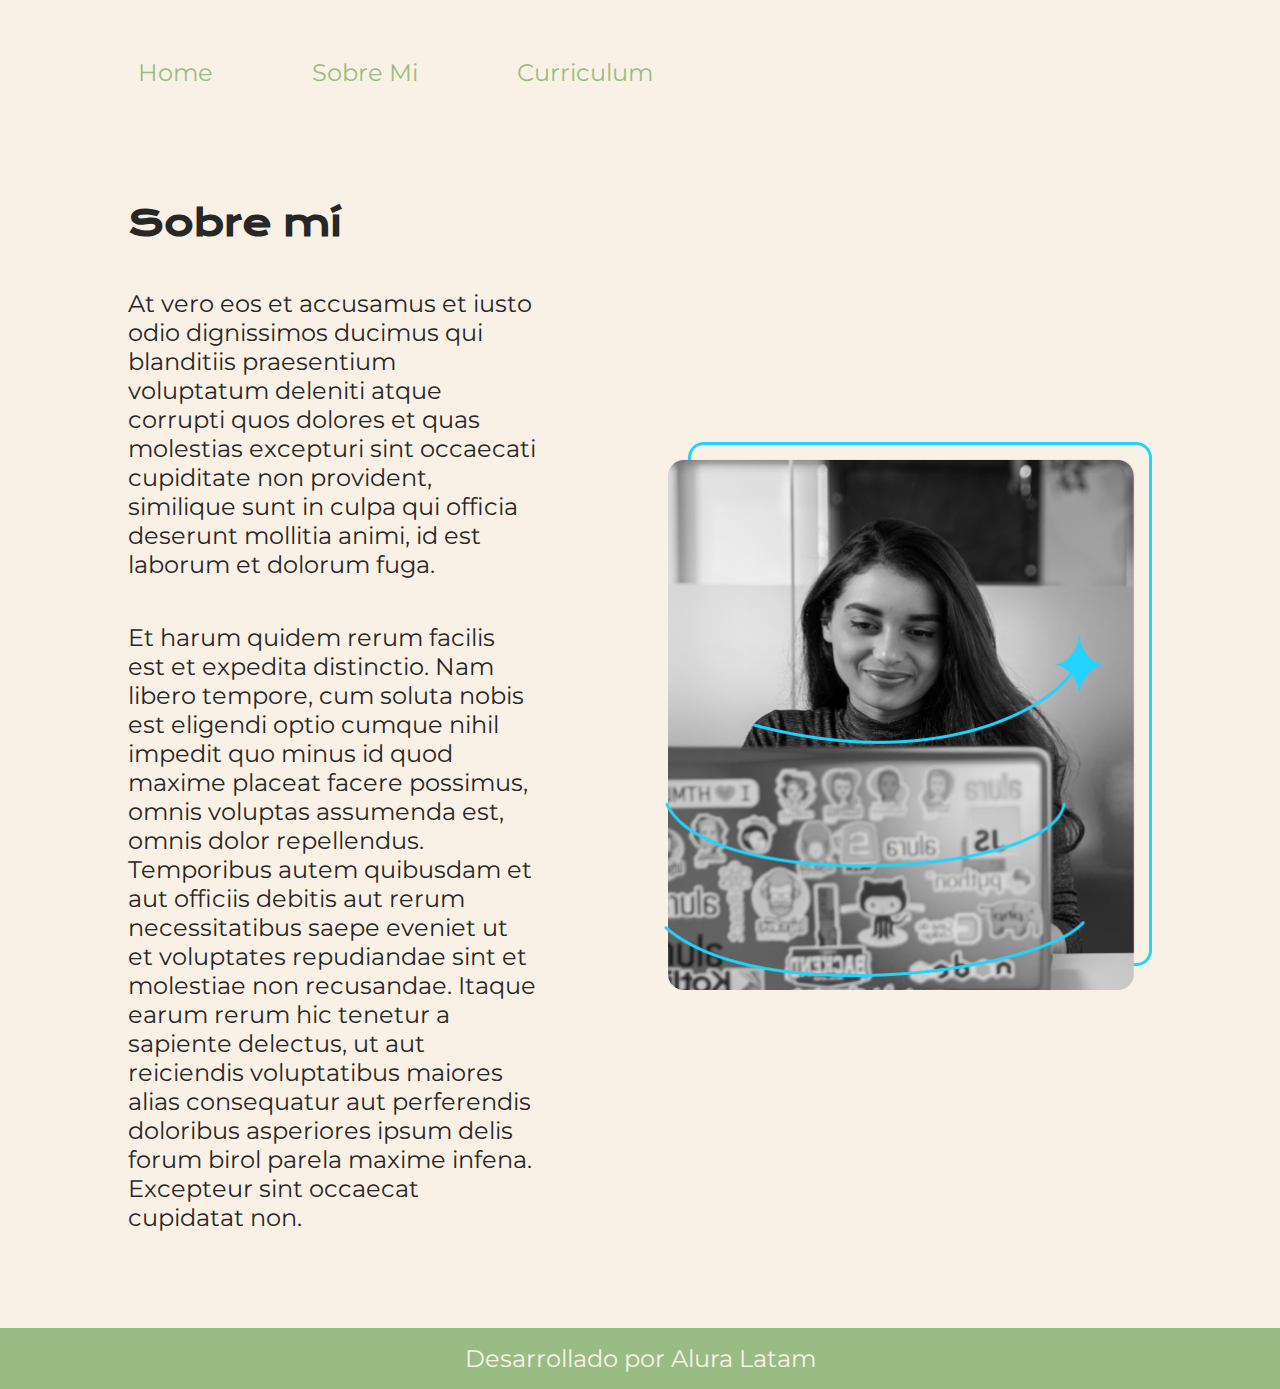
<file: about.html>
<!DOCTYPE html>
<html lang="es-MX">
<head>
    <meta charset="UTF-8">
    <meta http-equiv="X-UA-Compatible" content="IE=edge"> 
    <meta name="viewport" content="width=device-width, initial-scale=1.0">
    <link rel="icon" type="image" href="https://cdn-icons-png.flaticon.com/512/9011/9011510.png">
    <link rel="stylesheet" href="css/style.css">
    <title>Sobre Mi</title>
</head>
<body>
    
    <header>
        <nav class="navegacion__menu">
            <a href="index.html">Home</a>
            <a href="about.html">Sobre Mi</a>
            <a href="curriculum.html">Curriculum</a>
        </nav>
    </header>

    <main class="presentacion">
        <section class="presentacion__contenido">
            <h1>Sobre mí</h1>
            <p>At vero eos et accusamus et iusto odio dignissimos ducimus qui blanditiis praesentium voluptatum deleniti atque corrupti quos dolores et quas molestias excepturi sint occaecati cupiditate non provident, similique sunt in culpa qui officia deserunt mollitia animi, id est laborum et dolorum fuga.</p>
            <p>Et harum quidem rerum facilis est et expedita distinctio. Nam libero tempore, cum soluta nobis est eligendi optio cumque nihil impedit quo minus id quod maxime placeat facere possimus, omnis voluptas assumenda est, omnis dolor repellendus. Temporibus autem quibusdam et aut officiis debitis aut rerum necessitatibus saepe eveniet ut et voluptates repudiandae sint et molestiae non recusandae. Itaque earum rerum hic tenetur a sapiente delectus, ut aut reiciendis voluptatibus maiores alias consequatur aut perferendis doloribus asperiores ipsum delis forum birol parela maxime infena. Excepteur sint occaecat cupidatat non.</p>
        </section>
        <img src="assets/img/portfolio.png" class="presentacion__imagen" alt="Image de Anna García trabajando">
    </main>
    
    <footer>
        <p>Desarrollado por Alura Latam</p>
    </footer>

</body>
</html>
</file>
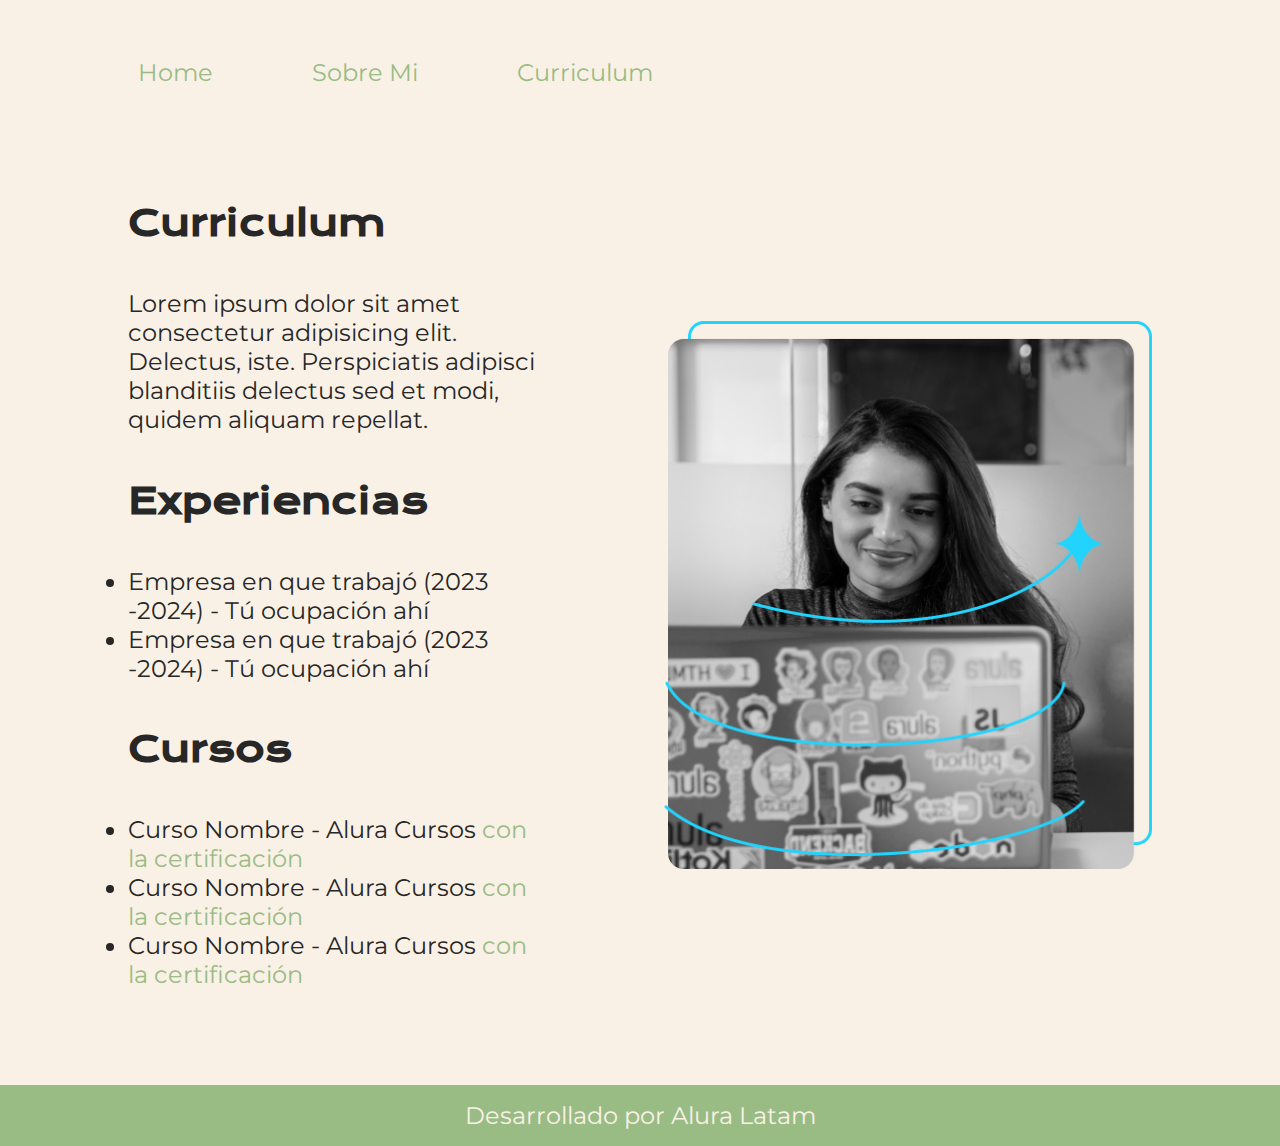
<file: curriculum.html>
<!DOCTYPE html>
<html lang="es-MX">
<head>
    <meta http-equiv="X-UA-Compatible" content="IE=edge"> 
    <meta name="viewport" content="width=device-width, initial-scale=1.0">
    <link rel="icon" type="image" href="https://cdn-icons-png.flaticon.com/512/9011/9011510.png">
    <link rel="stylesheet" href="css/style.css">
    <title>Curriculum</title>
</head>
<body>
    
    <header>
        <nav class="navegacion__menu">
            <a href="index.html">Home</a>
            <a href="about.html">Sobre Mi</a>
            <a href="curriculum.html">Curriculum</a>
        </nav>
    </header>

    <main class="presentacion">
        <section class="presentacion__contenido">
            <h1>Curriculum</h1>
            <p>Lorem ipsum dolor sit amet consectetur adipisicing elit. Delectus, iste. Perspiciatis adipisci blanditiis delectus sed et modi, quidem aliquam repellat.</p>

            <h2>Experiencias</h2>
            <ul>
                <li>Empresa en que trabajó (2023 -2024) - Tú ocupación ahí</li>
                <li>Empresa en que trabajó (2023 -2024) - Tú ocupación ahí</li>
            </ul>

            <h2>Cursos</h2>
            <ul>
                <li>Curso Nombre - Alura Cursos <a href="#">con la certificación</a></li>
                <li>Curso Nombre - Alura Cursos <a href="#">con la certificación</a></li>
                <li>Curso Nombre - Alura Cursos <a href="#">con la certificación</a></li>
            </ul>
        </section>
        <img src="assets/img/portfolio.png" class="presentacion__imagen" alt="Image de Anna García trabajando">
    </main>

    <footer>
        <p>Desarrollado por Alura Latam</p>
    </footer>

</body>
</html>
</file>
<file: css/style.css>
@import url('https://fonts.googleapis.com/css2?family=Krona+One&family=Montserrat:ital,wght@0,100..900;1,100..900&display=swap');

:root {
    --color-primario: #000000;
    --color-secundario: #F6F6F6;
    --color-contrastante: #22D4FD;
    --color-primario-hover: #272727;
    --color-contrastante-hover: #007bff;

    --fuente-principal: "Krona One", sans-serif;
    --fuente-secundaria: "Montserrat", sans-serif;
}

@media (prefers-color-scheme: light) {
    :root {
        --color-primario: #FAF1E6;
        --color-secundario: #272727;
        --color-contrastante: #99BC85;
        --color-primario-hover: #E4EFE7;
        --color-contrastante-hover: #7ca58d;
    }
}

* {
    box-sizing: border-box;
    margin: 0;
    padding: 0;
    border: 0;
    color: var(--color-secundario);
}

body {
    background-color: var(--color-primario);
    height: 100vh;
    display: flex;
    flex-direction: column;
    align-items: center;
    justify-content: space-between;
}

header {
    width: 100%;
    display: flex;
    justify-content: center;
    margin-bottom: 4em;
}

nav.navegacion__menu {
    width: 80%;
    display: flex;
    gap: 5em;
    margin: 3em 0em 2.5em 0em;

    a {
        color: var(--color-contrastante);
        text-decoration: none;
        padding: 0.4em;   
    }

    a:hover {
        color: var(--color-contrastante-hover);
    }
}

main.presentacion{
    width: 80%;
    display: flex;
    align-items: center;
    justify-content: space-between;

    img.presentacion__imagen  {
        width: 50%;
        max-width: 30.5rem;
    }
}

section.presentacion__contenido {
    flex-grow: 0.5;
    margin-right: 8em;
    display: flex;
    flex-direction: column;
    gap: 2.7em;

    p span:hover {
        background-color: var(--color-contrastante);
        font-weight: 500;
        color: var(--color-primario);
    }

    ul li a {
        text-decoration: none;
        color: var(--color-contrastante);
    }

    ul li a:hover {
        color: var(--color-contrastante-hover);
    }
}

h1,  h2 {
    font-family: var(--fuente-principal);
    font-size: 2.25rem;

    strong {
        color: var(--color-contrastante);
    }
}

p, a, li {
    font-family: var(--fuente-secundaria);
    font-size: 1.5rem;
}

.presentacion__contenido__enlaces {
    display: flex;
    flex-direction: column;
    justify-content: space-between;
    align-items: center;
    gap: 1.5em;

    .presentacion__enlaces__subtitulo {
        font-weight: 400;
        font-size: 1.5rem;
    }

    a.button-link{
        display: flex;
        justify-content: center;
        align-items: center;
        gap: 0.7em;
    }
    
    .button-link {
        width: 16rem;
        border: solid 0.13em var(--color-contrastante);
        font-weight: 600;
        border-radius: 0.6em;
        padding: 0.5em;
        text-decoration: none;
        text-align: center;   
    }
    
    .button-link:hover {
        background-color: var(--color-primario-hover);
        cursor: pointer;
    }
}

footer {
    width: 100%;
    text-align: center;
    padding: 1em 0em;
    background-color: var(--color-contrastante);
    margin-top: 6em;
    
    p {
        font-weight: 400;
        color: var(--color-primario);
    }
}

@media (max-width: 1024px) {
    header {
        margin-top: 1em;
    }

    nav.navegacion__menu {
        width: 85%;
        gap: 0;
        justify-content: space-around;
        text-align: center;
    }
    
    main.presentacion {
        flex-direction: column-reverse;
        gap: 3rem;

        img.presentacion__imagen  {
            min-width: 20rem;
        }
    }

    section.presentacion__contenido {
        margin-right: 0;
    }
}
</file>
